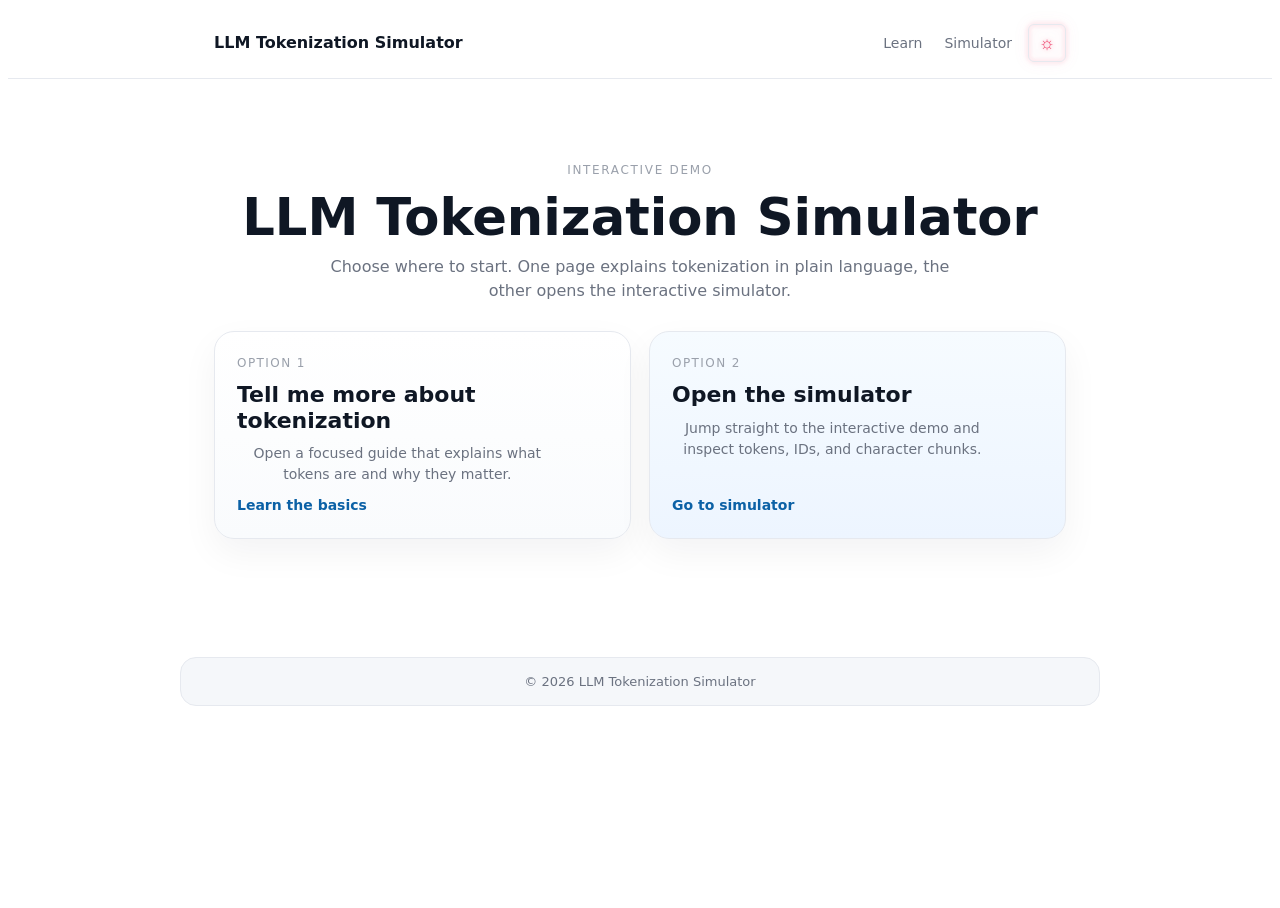
<file: index.html>
<!doctype html>
<html lang="en">
<head>
  <meta charset="utf-8" />
  <meta name="viewport" content="width=device-width,initial-scale=1" />
  <title>LLM Tokenization Simulator</title>
  <meta name="description" content="Interactive simulator showing how text is tokenized by different algorithms (BPE, word-level, character-level)." />
  <link rel="stylesheet" href="css/styles.css" />
</head>
<body class="home-page">
  <header class="site-header">
    <div class="container">
      <a class="brand" href="./">LLM Tokenization Simulator</a>
      <div class="nav-wrapper" style="display:flex;align-items:center;gap:16px">
        <nav class="nav" aria-label="Primary">
          <a href="learn.html">Learn</a>
          <a href="simulator.html">Simulator</a>
        </nav>
        <button class="theme-toggle" id="theme-toggle" aria-label="Toggle dark mode" title="Toggle dark mode">🌙</button>
      </div>
    </div>
  </header>

  <main class="container">
    <section class="hero" id="home">
      <p class="eyebrow">Interactive demo</p>
      <h1>LLM Tokenization Simulator</h1>
      <p class="hero-copy">Choose where to start. One page explains tokenization in plain language, the other opens the interactive simulator.</p>

      <div class="choice-grid" aria-label="Home options">
        <a class="choice-card" href="learn.html">
          <span class="choice-kicker">Option 1</span>
          <h2>Tell me more about tokenization</h2>
          <p>Open a focused guide that explains what tokens are and why they matter.</p>
          <span class="choice-action">Learn the basics</span>
        </a>
        <a class="choice-card choice-card-accent" href="simulator.html">
          <span class="choice-kicker">Option 2</span>
          <h2>Open the simulator</h2>
          <p>Jump straight to the interactive demo and inspect tokens, IDs, and character chunks.</p>
          <span class="choice-action">Go to simulator</span>
        </a>
      </div>
    </section>
  </main>

  <footer class="site-footer">
    <div class="container">© 2026 LLM Tokenization Simulator</div>
  </footer>

  <script src="js/main.js?v=10" defer></script>
</body>
</html>
</file>
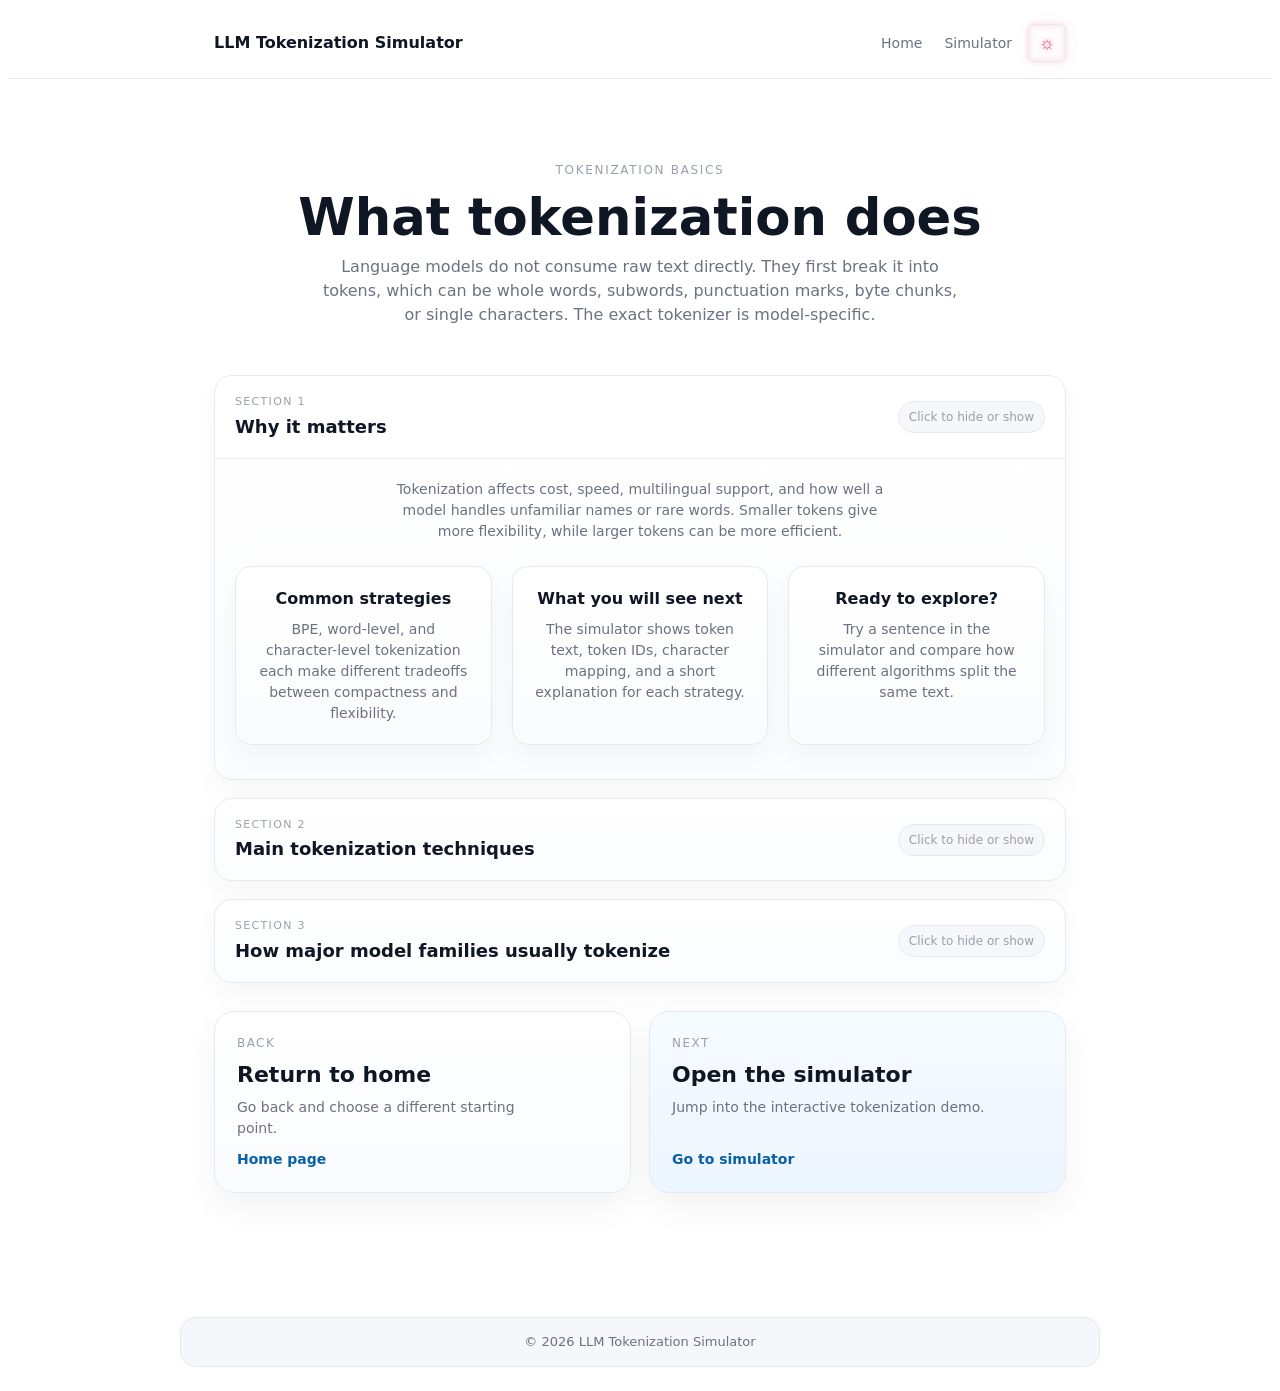
<file: learn.html>
<!doctype html>
<html lang="en">
<head>
  <meta charset="utf-8" />
  <meta name="viewport" content="width=device-width,initial-scale=1" />
  <title>What Is Tokenization?</title>
  <meta name="description" content="A short guide explaining what tokenization is and why it matters for language models." />
  <link rel="stylesheet" href="css/styles.css" />
</head>
<body class="learn-page">
  <header class="site-header">
    <div class="container">
      <a class="brand" href="./">LLM Tokenization Simulator</a>
      <div class="nav-wrapper" style="display:flex;align-items:center;gap:16px">
        <nav class="nav" aria-label="Primary">
          <a href="./">Home</a>
          <a href="simulator.html">Simulator</a>
        </nav>
        <button class="theme-toggle" id="theme-toggle" aria-label="Toggle dark mode" title="Toggle dark mode">🌙</button>
      </div>
    </div>
  </header>

  <main class="container">
    <section class="hero">
      <p class="eyebrow">Tokenization basics</p>
      <h1>What tokenization does</h1>
      <p class="hero-copy">Language models do not consume raw text directly. They first break it into tokens, which can be whole words, subwords, punctuation marks, byte chunks, or single characters. The exact tokenizer is model-specific.</p>
    </section>

    <section class="wrap learn-overview" aria-labelledby="learn-title">
      <details class="learn-accordion" open>
        <summary>
          <span>
            <span class="accordion-kicker">Section 1</span>
            <span class="accordion-title">Why it matters</span>
          </span>
          <span class="accordion-hint">Click to hide or show</span>
        </summary>
        <div class="accordion-body">
          <p class="sub">Tokenization affects cost, speed, multilingual support, and how well a model handles unfamiliar names or rare words. Smaller tokens give more flexibility, while larger tokens can be more efficient.</p>

          <div class="info-grid info-grid-learn">
            <article class="card">
              <h3>Common strategies</h3>
              <p>BPE, word-level, and character-level tokenization each make different tradeoffs between compactness and flexibility.</p>
            </article>
            <article class="card">
              <h3>What you will see next</h3>
              <p>The simulator shows token text, token IDs, character mapping, and a short explanation for each strategy.</p>
            </article>
            <article class="card">
              <h3>Ready to explore?</h3>
              <p>Try a sentence in the simulator and compare how different algorithms split the same text.</p>
            </article>
          </div>
        </div>
      </details>

      <details class="learn-accordion">
        <summary>
          <span>
            <span class="accordion-kicker">Section 2</span>
            <span class="accordion-title">Main tokenization techniques</span>
          </span>
          <span class="accordion-hint">Click to hide or show</span>
        </summary>
        <div class="accordion-body">
          <p class="sub">Most modern LLMs use subword tokenization, because it handles rare words better than pure word-level tokenization and keeps sequences shorter than character-level tokenization.</p>

          <div class="info-grid info-grid-learn">
            <article class="card">
              <h3>Byte Pair Encoding</h3>
              <p>Starts with characters and repeatedly merges frequent pairs into larger pieces. This is common in GPT-style systems and many LLaMA-family models, usually with a byte-level fallback so any text can be represented.</p>
            </article>
            <article class="card">
              <h3>WordPiece</h3>
              <p>Builds a vocabulary of subwords using a likelihood-based objective. It is widely used in BERT and related encoder models, and in some decoder models in the broader Transformer family.</p>
            </article>
            <article class="card">
              <h3>Unigram</h3>
              <p>Starts with a large candidate vocabulary and removes pieces that are not useful. This often produces compact subword vocabularies and works well for multilingual text.</p>
            </article>
            <article class="card">
              <h3>Byte-level tokenization</h3>
              <p>Represents text at the byte level, which guarantees every input can be encoded. It is more robust to unusual symbols, but the token sequences can be longer.</p>
            </article>
            <article class="card">
              <h3>Character-level</h3>
              <p>Uses one token per character. This keeps the vocabulary tiny but produces very long sequences, so it is uncommon in large general-purpose LLMs.</p>
            </article>
          </div>
        </div>
      </details>

      <details class="learn-accordion">
        <summary>
          <span>
            <span class="accordion-kicker">Section 3</span>
            <span class="accordion-title">How major model families usually tokenize</span>
          </span>
          <span class="accordion-hint">Click to hide or show</span>
        </summary>
        <div class="accordion-body">
          <p class="sub">There is no single tokenizer for every model family, and even within the same family the tokenizer can change between versions. These are the common patterns you will usually see.</p>

          <div class="info-grid info-grid-learn">
            <article class="card">
              <h3>GPT-style models</h3>
              <p>Typically use BPE variants with byte fallback. This keeps the vocabulary compact and helps the model handle punctuation, code, and unusual words reliably.</p>
            </article>
            <article class="card">
              <h3>LLaMA-style models</h3>
              <p>Usually use a SentencePiece-derived BPE tokenizer, again with byte-aware handling in many implementations. The exact vocabulary depends on the checkpoint.</p>
            </article>
            <article class="card">
              <h3>BERT-style models</h3>
              <p>Usually use WordPiece. This works well for masked language modeling and encoder tasks, where the model benefits from stable subword boundaries.</p>
            </article>
            <article class="card">
              <h3>T5 / FLAN-T5</h3>
              <p>Use SentencePiece, commonly trained with a unigram or subword objective. This gives a strong balance between vocabulary size and coverage.</p>
            </article>
            <article class="card">
              <h3>ByT5 / CANINE</h3>
              <p>Use byte-level or character-aware tokenization. These models trade longer sequences for stronger robustness on noisy text and multilingual inputs.</p>
            </article>
            <article class="card">
              <h3>Multilingual open models</h3>
              <p>Many multilingual LLMs use SentencePiece or byte-level BPE because they handle many writing systems and scripts more gracefully than word-only methods.</p>
            </article>
          </div>
        </div>
      </details>

      <div class="choice-grid" style="margin-top:28px">
        <a class="choice-card" href="./">
          <span class="choice-kicker">Back</span>
          <h2>Return to home</h2>
          <p>Go back and choose a different starting point.</p>
          <span class="choice-action">Home page</span>
        </a>
        <a class="choice-card choice-card-accent" href="simulator.html">
          <span class="choice-kicker">Next</span>
          <h2>Open the simulator</h2>
          <p>Jump into the interactive tokenization demo.</p>
          <span class="choice-action">Go to simulator</span>
        </a>
      </div>
    </section>
  </main>

  <footer class="site-footer">
    <div class="container">© 2026 LLM Tokenization Simulator</div>
  </footer>

  <script src="js/main.js?v=10" defer></script>
</body>
</html>
</file>
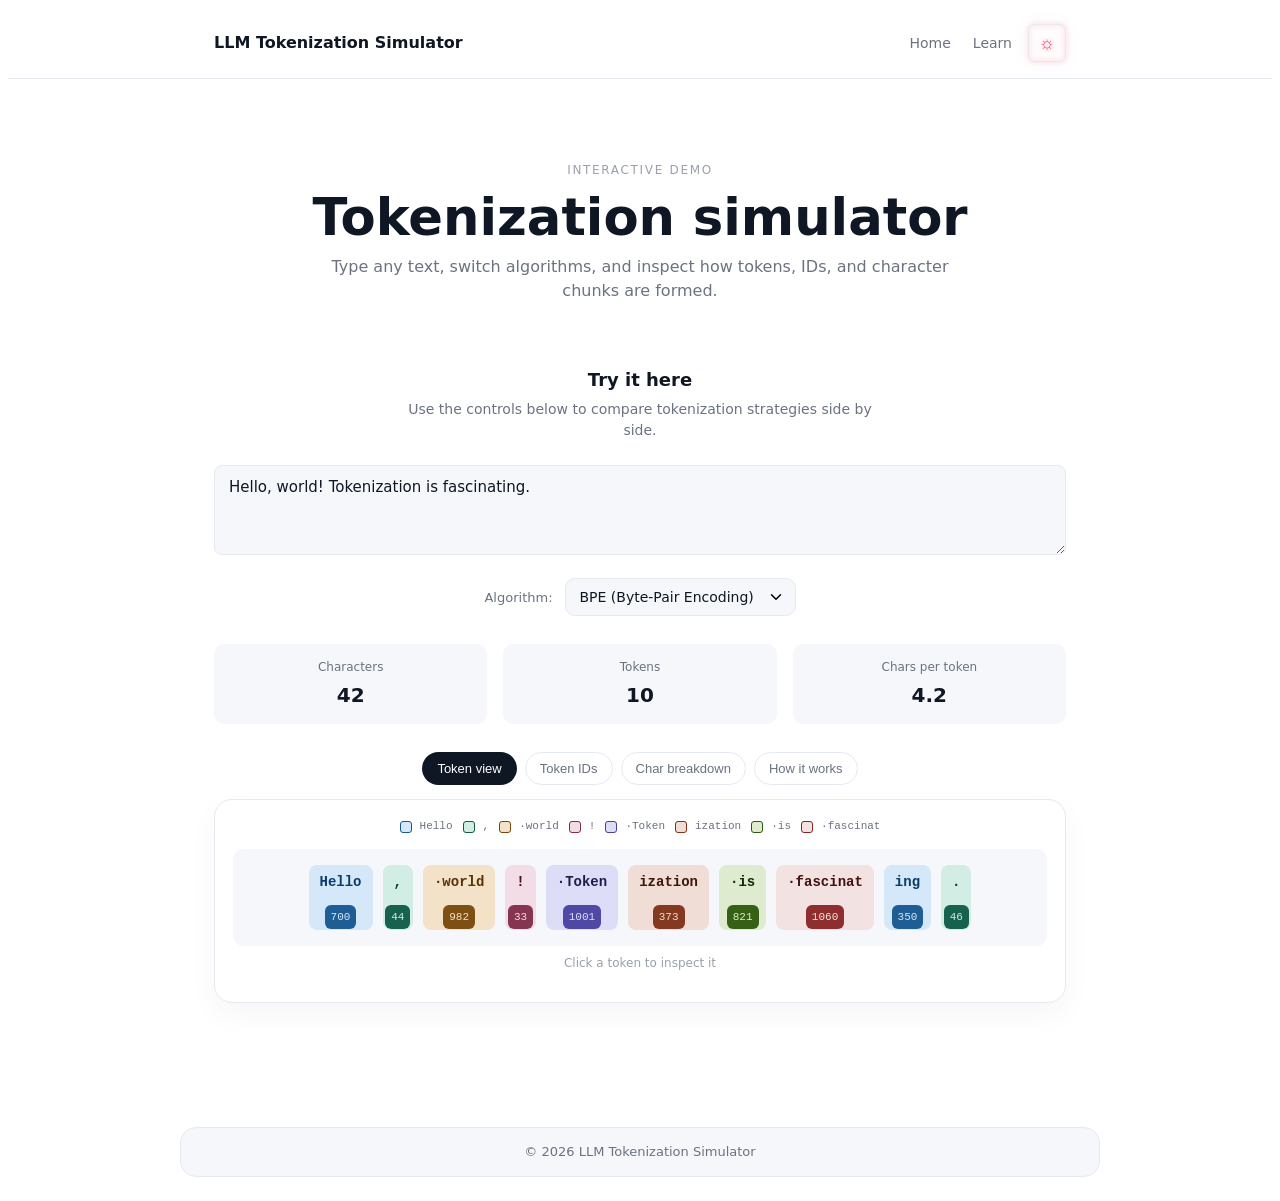
<file: simulator.html>
<!doctype html>
<html lang="en">

<head>
  <meta charset="utf-8" />
  <meta name="viewport" content="width=device-width,initial-scale=1" />
  <title>Tokenization Simulator</title>
  <meta name="description" content="Interactive simulator showing how text is tokenized by different algorithms." />
  <link rel="stylesheet" href="css/styles.css" />
</head>

<body class="simulator-page">
  <header class="site-header">
    <div class="container">
      <a class="brand" href="./">LLM Tokenization Simulator</a>
      <div class="nav-wrapper" style="display:flex;align-items:center;gap:16px">
        <nav class="nav" aria-label="Primary">
          <a href="./">Home</a>
          <a href="learn.html">Learn</a>
        </nav>
        <button class="theme-toggle" id="theme-toggle" aria-label="Toggle dark mode"
          title="Toggle dark mode">🌙</button>
      </div>
    </div>
  </header>

  <main class="container">
    <section class="hero">
      <p class="eyebrow">Interactive demo</p>
      <h1>Tokenization simulator</h1>
      <p class="hero-copy">Type any text, switch algorithms, and inspect how tokens, IDs, and character chunks are
        formed.</p>
    </section>

    <section class="wrap" id="sim" aria-labelledby="sim-title">
      <h2 id="sim-title">Try it here</h2>
      <p class="sub">Use the controls below to compare tokenization strategies side by side.</p>

      <textarea id="inp"
        placeholder="e.g. Hello, world! Tokenization is fascinating.">Hello, world! Tokenization is fascinating.</textarea>

      <div class="controls">
        <label for="algo" style="font-size:13px;color:var(--color-text-secondary)">Algorithm:</label>
        <select id="algo">
          <option value="bpe">BPE (Byte-Pair Encoding)</option>
          <option value="ngram">N-gram tokenization</option>
          <option value="wordpiece">WordPiece</option>
          <option value="word">Whitespace / word-level</option>
          <option value="char">Character-level</option>
        </select>

        <label for="ngram-size" id="ngram-size-label"
          style="font-size:13px;color:var(--color-text-secondary);display:none">N-gram size:</label>
        <select id="ngram-size" style="display:none">
          <option value="1">Unigram</option>
          <option value="2">Bigram</option>
          <option value="3" selected>Trigram</option>
        </select>
      </div>

      <div class="stats">
        <div class="stat">
          <div class="stat-label">Characters</div>
          <div class="stat-val" id="s-char">0</div>
        </div>
        <div class="stat">
          <div class="stat-label">Tokens</div>
          <div class="stat-val" id="s-tok">0</div>
        </div>
        <div class="stat">
          <div class="stat-label">Chars per token</div>
          <div class="stat-val" id="s-ratio">0</div>
        </div>
      </div>

      <div class="tab-row" role="tablist" aria-label="Tokenization views">
        <button class="tab on" type="button" data-tab="vis">Token view</button>
        <button class="tab" type="button" data-tab="ids">Token IDs</button>
        <button class="tab" type="button" data-tab="chars">Char breakdown</button>
        <button class="tab" type="button" data-tab="learn">How it works</button>
      </div>

      <div id="tab-vis" class="tab-panel">
        <div class="legend" id="legend"></div>
        <div class="token-row" id="tok-row"><span class="empty">Start typing above...</span></div>
        <p class="hint">Click a token to inspect it</p>
        <div id="tok-detail"></div>
      </div>

      <div id="tab-ids" class="tab-panel" style="display:none">
        <div class="section-title">Token ID sequence</div>
        <div id="id-row" class="id-row"></div>
        <p class="hint">Each number is the vocabulary index the model sees — never raw text.</p>
      </div>

      <div id="tab-chars" class="tab-panel" style="display:none">
        <div class="section-title">Character → token mapping</div>
        <div class="char-row" id="char-row"></div>
        <div class="char-legend">
          <span class="legend-item"><span class="legend-swatch" style="background:#B5D4F4"></span>Start of token</span>
          <span class="legend-item"><span class="legend-swatch" style="background:#E6F1FB"></span>Continuation</span>
        </div>
      </div>

      <div id="tab-learn" class="tab-panel" style="display:none">
        <div class="info-box">
          <div class="info-box-title" id="learn-title"></div>
          <div class="info-body" id="learn-body"></div>
        </div>
        <div id="learn-facts" class="learn-facts"></div>
      </div>
    </section>
  </main>

  <footer class="site-footer">
    <div class="container">© 2026 LLM Tokenization Simulator</div>
  </footer>

  <script src="js/main.js?v=10" defer></script>
</body>

</html>
</file>
<file: css/styles.css>
:root{
  --font-sans: "Avenir Next", "Segoe UI", ui-sans-serif, system-ui, -apple-system, Roboto, "Helvetica Neue", Arial;
  --font-mono: ui-monospace, SFMono-Regular, Menlo, Monaco, "Roboto Mono", "Courier New", monospace;
  --color-background-primary:#ffffff;
  --color-background-secondary:#f5f7fa;
  --color-text-primary:#0f1724;
  --color-text-secondary:#6b7280;
  --color-text-tertiary:#9aa0ab;
  --color-border-secondary:#e6e9ef;
  --color-border-tertiary:#e0e4ea;
  --color-text-info:#0b61a6;
  --color-theme-sun:#ef476f;
  --color-theme-moon:#118ab2;
  --border-radius-md:10px;
  --container-max:900px;
}

html[data-theme="dark"]{
  --color-background-primary:#1a1a1a;
  --color-background-secondary:#2d2d2d;
  --color-text-primary:#e8e8e8;
  --color-text-secondary:#b0b0b0;
  --color-text-tertiary:#808080;
  --color-border-secondary:#3a3a3a;
  --color-border-tertiary:#323232;
  --color-text-info:#66b3ff;
}

*{box-sizing:border-box}
html,body{height:100%}
html{scroll-behavior:smooth}
body{font-family:var(--font-sans);background:
  radial-gradient(circle at top left, rgba(11,97,166,.07), transparent 28%),
  radial-gradient(circle at top right, rgba(149,72,255,.05), transparent 26%),
  linear-gradient(180deg,#ffffff 0%,#fbfcfe 60%,#ffffff 100%);color:var(--color-text-primary);line-height:1.5}
html[data-theme="dark"] body{background:
  radial-gradient(circle at top left, rgba(102,179,255,.05), transparent 28%),
  radial-gradient(circle at top right, rgba(180,130,255,.03), transparent 26%),
  linear-gradient(180deg,#1a1a1a 0%,#0f0f0f 60%,#1a1a1a 100%)}
body.home-page{background:#ffffff}
html[data-theme="dark"] body.home-page{background:#1a1a1a}
body.simulator-page{background:#ffffff}
html[data-theme="dark"] body.simulator-page{background:#1a1a1a}
body.learn-page{background:#ffffff}
html[data-theme="dark"] body.learn-page{background:#1a1a1a}
.container{max-width:var(--container-max);margin:0 auto;padding:28px 24px;width:100%}
.site-header{border-bottom:1px solid var(--color-border-secondary);background:linear-gradient(180deg,rgba(255,255,255,0.6),transparent)}
html[data-theme="dark"] .site-header{background:linear-gradient(180deg,rgba(30,30,30,0.8),transparent)}
.site-header .container{display:flex;align-items:center;justify-content:space-between;padding:16px 24px}
.brand{font-weight:600;color:var(--color-text-primary);text-decoration:none}
.nav a{margin-left:14px;color:var(--color-text-secondary);text-decoration:none;font-size:14px}

.theme-toggle{background:none;border:1px solid var(--color-border-secondary);padding:6px 10px;border-radius:6px;cursor:pointer;color:var(--color-text-primary);display:flex;align-items:center;justify-content:center;width:38px;height:38px;transition:background-color 0.3s, color 0.3s;font-size:18px}
.theme-toggle:hover{background-color:var(--color-background-secondary);color:var(--color-text-primary)}
.nav{display:flex;align-items:center;gap:8px}
.theme-toggle.is-light{color:var(--color-theme-sun);filter:drop-shadow(0 0 2px rgba(239,71,111,.45)) drop-shadow(0 0 6px rgba(239,71,111,.25))}
.theme-toggle.is-dark{color:var(--color-theme-moon);filter:drop-shadow(0 0 2px rgba(17,138,178,.45)) drop-shadow(0 0 6px rgba(17,138,178,.25))}

.wrap{padding:30px 0 24px;max-width:860px;margin:0 auto}
h1{font-size:clamp(2rem,4vw,3.2rem);line-height:1.1;margin:0 0 10px;color:var(--color-text-primary)}
.hero{padding:42px 0 18px;text-align:center;max-width:900px;margin:0 auto}
.hero-copy{max-width:64ch;font-size:16px;color:var(--color-text-secondary);margin:0 auto}
.choice-grid{display:grid;grid-template-columns:repeat(2,minmax(0,1fr));gap:18px;margin:28px auto 0;max-width:920px}
.choice-card{display:flex;flex-direction:column;align-items:flex-start;gap:10px;padding:22px;border:1px solid var(--color-border-secondary);border-radius:20px;background:linear-gradient(180deg,#ffffff,#f9fbfd);text-decoration:none;color:inherit;box-shadow:0 14px 36px rgba(15,23,36,.05);transition:transform .16s ease,box-shadow .16s ease,border-color .16s ease}
.choice-card:hover{transform:translateY(-4px);box-shadow:0 18px 42px rgba(15,23,36,.09);border-color:#cdd8e6}
.choice-card-accent{background:linear-gradient(180deg,#f6fbff,#edf5ff)}
html[data-theme="dark"] .choice-card{background:linear-gradient(180deg,#2d2d2d,#252525);box-shadow:0 14px 36px rgba(0,0,0,.3)}
html[data-theme="dark"] .choice-card:hover{box-shadow:0 18px 42px rgba(0,0,0,.4)}
html[data-theme="dark"] .choice-card-accent{background:linear-gradient(180deg,#1f3a50,#1a2f40)}
.choice-kicker{font-size:12px;letter-spacing:.12em;text-transform:uppercase;color:var(--color-text-tertiary)}
.choice-card h2{margin:0;font-size:22px;line-height:1.15;text-align:left}
.choice-card p{margin:0;color:var(--color-text-secondary);font-size:14px;max-width:36ch}
.choice-action{margin-top:auto;display:inline-flex;align-items:center;gap:8px;font-weight:600;font-size:14px;color:var(--color-text-info)}
.learn-overview{max-width:980px}
.section-label{font-size:12px;letter-spacing:.14em;text-transform:uppercase;color:var(--color-text-tertiary);margin:0 0 10px;text-align:center}
.learn-accordion{margin:0 0 18px;border:1px solid var(--color-border-secondary);border-radius:18px;background:linear-gradient(180deg,#ffffff,#fbfcfe);box-shadow:0 12px 30px rgba(15,23,36,.04);overflow:hidden}
html[data-theme="dark"] .learn-accordion{background:linear-gradient(180deg,#2d2d2d,#252525);box-shadow:0 12px 30px rgba(0,0,0,.3)}
.learn-accordion summary{list-style:none;display:flex;align-items:center;justify-content:space-between;gap:16px;padding:18px 20px;cursor:pointer}
.learn-accordion summary::-webkit-details-marker{display:none}
.learn-accordion[open] summary{border-bottom:1px solid var(--color-border-secondary)}
.accordion-kicker{display:block;font-size:11px;letter-spacing:.12em;text-transform:uppercase;color:var(--color-text-tertiary);margin-bottom:2px}
.accordion-title{display:block;font-size:18px;font-weight:600;color:var(--color-text-primary)}
.accordion-hint{flex:0 0 auto;font-size:12px;color:var(--color-text-tertiary);background:var(--color-background-secondary);border:1px solid var(--color-border-secondary);padding:6px 10px;border-radius:999px}
.accordion-body{padding:20px}
.info-grid{display:grid;grid-template-columns:repeat(3,minmax(0,1fr));gap:20px;margin:36px auto 14px;max-width:1120px;justify-items:center}
.info-grid-learn{margin-top:22px}
.site-footer .container{text-align:center}
.eyebrow{font-size:12px;letter-spacing:.14em;text-transform:uppercase;color:var(--color-text-tertiary);margin-bottom:10px}
.card{width:100%;padding:20px;border:1px solid var(--color-border-secondary);border-radius:16px;background:linear-gradient(180deg,#fff,#fafbfc);box-shadow:0 10px 30px rgba(15,23,36,.04);text-align:center}
html[data-theme="dark"] .card{background:linear-gradient(180deg,#2d2d2d,#252525);box-shadow:0 10px 30px rgba(0,0,0,.3)}
.card h3{margin:0 0 8px;font-size:16px;color:var(--color-text-primary)}
.card p{margin:0;color:var(--color-text-secondary);font-size:14px}
.repo-link{display:inline-block;padding:1px 8px;border-radius:999px;background:linear-gradient(180deg,#e9f2ff,#dce9ff);color:var(--color-text-info);text-decoration:none;font-weight:600;box-shadow:inset 0 0 0 1px rgba(11,97,166,.12)}
.repo-link:hover{background:linear-gradient(180deg,#dce9ff,#cfe0fb);text-decoration:none}
.inline-code{display:inline-block;padding:1px 6px;border-radius:999px;background:var(--color-background-secondary);font-family:var(--font-mono);font-size:.9em;color:var(--color-text-primary)}
h2{font-size:18px;font-weight:600;color:var(--color-text-primary);margin-bottom:6px;text-align:center}
.sub{font-size:14px;color:var(--color-text-secondary);margin:0 auto 1.5rem;max-width:56ch;text-align:center}
textarea{width:100%;min-height:90px;padding:12px 14px;font-size:15px;font-family:var(--font-sans);resize:vertical;border-radius:8px;background:var(--color-background-secondary);color:var(--color-text-primary);border:1px solid var(--color-border-secondary)}
textarea:focus{outline:none;border-color:var(--color-text-info);box-shadow:0 4px 18px rgba(11,97,166,0.08)}
.controls{display:flex;gap:12px;flex-wrap:wrap;margin-top:16px;align-items:center;justify-content:center}
select{padding:10px 14px;font-size:14px;border-radius:10px;border:1.5px solid var(--color-border-secondary);background:var(--color-background-secondary);color:var(--color-text-primary);font-family:var(--font-sans);font-weight:500;cursor:pointer;transition:all 0.2s ease;appearance:none;background-image:url("data:image/svg+xml;charset=UTF-8,%3csvg xmlns='http://www.w3.org/2000/svg' viewBox='0 0 24 24' fill='none' stroke='currentColor' stroke-width='2' stroke-linecap='round' stroke-linejoin='round'%3e%3cpolyline points='6 9 12 15 18 9'%3e%3c/polyline%3e%3c/svg%3e");background-repeat:no-repeat;background-position:right 10px center;background-size:18px;padding-right:40px}
select:hover{border-color:var(--color-text-info);box-shadow:0 2px 8px rgba(11,97,166,0.1)}
select:focus{outline:none;border-color:var(--color-text-info);box-shadow:0 0 0 3px rgba(11,97,166,0.1)}
.stats{display:grid;grid-template-columns:repeat(3,minmax(0,1fr));gap:16px;margin:1.75rem auto;justify-items:center;max-width:900px}
.stat{width:100%;background:var(--color-background-secondary);border-radius:10px;padding:14px 16px;text-align:center}
.stat-label{font-size:12px;color:var(--color-text-secondary);margin-bottom:4px}
.stat-val{font-size:20px;font-weight:600;color:var(--color-text-primary)}
.tab-row{display:flex;gap:8px;margin:0 auto 14px;flex-wrap:wrap;justify-content:center}
.tab{padding:8px 14px;border-radius:999px;border:1px solid var(--color-border-secondary);font-size:13px;cursor:pointer;background:transparent;color:var(--color-text-secondary);transition:all .15s}
.tab.on{background:var(--color-text-primary);color:var(--color-background-primary);border-color:transparent}
.tab-panel{padding:18px;border:1px solid var(--color-border-secondary);border-radius:18px;background:#ffffff;box-shadow:0 12px 30px rgba(15,23,36,.04)}
html[data-theme="dark"] .tab-panel{background:#2d2d2d;box-shadow:0 12px 30px rgba(0,0,0,.3)}
.legend{display:flex;flex-wrap:wrap;gap:10px;margin:0 auto 14px;justify-content:center}
.legend-item{display:flex;align-items:center;gap:8px;font-size:12px;color:var(--color-text-secondary)}
.legend-swatch{width:12px;height:12px;border-radius:3px}
.token-row{display:flex;flex-wrap:wrap;gap:10px;min-height:40px;padding:16px;background:var(--color-background-secondary);border-radius:10px;justify-content:center}
html[data-theme="dark"] .token-row{filter:brightness(1.1) saturate(1.3)}
.tok{display:inline-flex;flex-direction:column;align-items:center;border-radius:8px;overflow:hidden;cursor:pointer;transition:transform .12s;border:1px solid transparent}
.tok:hover{transform:translateY(-3px)}
.tok.active{border-color:rgba(0,0,0,.08)}
.tok-text{padding:6px 10px;font-size:14px;font-family:var(--font-mono);font-weight:600;white-space:pre}
.tok-id{padding:4px 6px;font-size:11px;font-family:var(--font-mono);opacity:.95;border-radius:6px;margin-top:6px}
.char-row{display:flex;flex-wrap:wrap;gap:8px;min-height:36px;padding:14px;background:var(--color-background-secondary);border-radius:10px;font-family:var(--font-mono);font-size:13px;justify-content:center}
html[data-theme="dark"] .char-row{filter:brightness(1.1) saturate(1.3)}
.char-box{padding:4px 8px;border-radius:6px}
.info-box{margin:1.5rem auto 0;padding:16px;border-radius:10px;background:var(--color-background-secondary);border:1px solid var(--color-border-tertiary);max-width:860px}
html[data-theme="dark"] .info-box{background:#3a3a3a;border:1.5px solid #505050;box-shadow:0 4px 12px rgba(0,0,0,0.4)}
.info-box-title{font-size:14px;font-weight:600;color:var(--color-text-primary);margin-bottom:6px}
.info-body{font-size:13px;color:var(--color-text-secondary);line-height:1.6}
.learn-fact-card{width:100%;padding:12px 14px;border-radius:10px;background:var(--color-background-secondary);border:1px solid var(--color-border-tertiary);box-shadow:0 4px 12px rgba(15,23,36,.06)}
html[data-theme="dark"] .learn-fact-card{background:#3a3a3a;border:1.5px solid #505050;box-shadow:0 4px 12px rgba(0,0,0,.4)}
.mini-note{margin-top:10px !important;font-size:12px !important;color:var(--color-text-tertiary) !important;line-height:1.5}
.hint{font-size:12px;color:var(--color-text-tertiary);margin-top:8px;text-align:center}
.id-row{font-family:var(--font-mono);font-size:13px;padding:14px;background:var(--color-background-secondary);border-radius:10px;word-break:break-all;line-height:1.9;color:var(--color-text-primary);text-align:center}
.site-footer{border-top:1px solid var(--color-border-secondary);margin-top:48px;padding:24px 0;text-align:center;color:var(--color-text-secondary);font-size:13px}
.home-page .site-footer{border-top:none}
.home-page .site-footer .container{max-width:920px;background:var(--color-background-secondary);border:1px solid var(--color-border-secondary);border-radius:16px;padding:14px 20px}
.simulator-page .site-footer{border-top:none}
.simulator-page .site-footer .container{max-width:920px;background:var(--color-background-secondary);border:1px solid var(--color-border-secondary);border-radius:16px;padding:14px 20px}
.learn-page .site-footer{border-top:none}
.learn-page .site-footer .container{max-width:920px;background:var(--color-background-secondary);border:1px solid var(--color-border-secondary);border-radius:16px;padding:14px 20px}
.learn-facts{display:grid;grid-template-columns:repeat(2,minmax(0,1fr));gap:12px;margin:12px auto 0;max-width:860px;justify-items:center}
.char-legend{display:flex;gap:12px;flex-wrap:wrap;margin-top:12px;justify-content:center}

@media (max-width:640px){
  .stats{grid-template-columns:repeat(1,1fr)}
  .container{padding:20px 16px}
  .site-header .container{padding:14px 16px}
  .info-grid{grid-template-columns:1fr}
  .choice-grid{grid-template-columns:1fr}
  .learn-facts{grid-template-columns:1fr}
  .tab-panel{padding:14px}
  .learn-accordion summary{padding:16px}
  .accordion-body{padding:16px}
}
</file>
